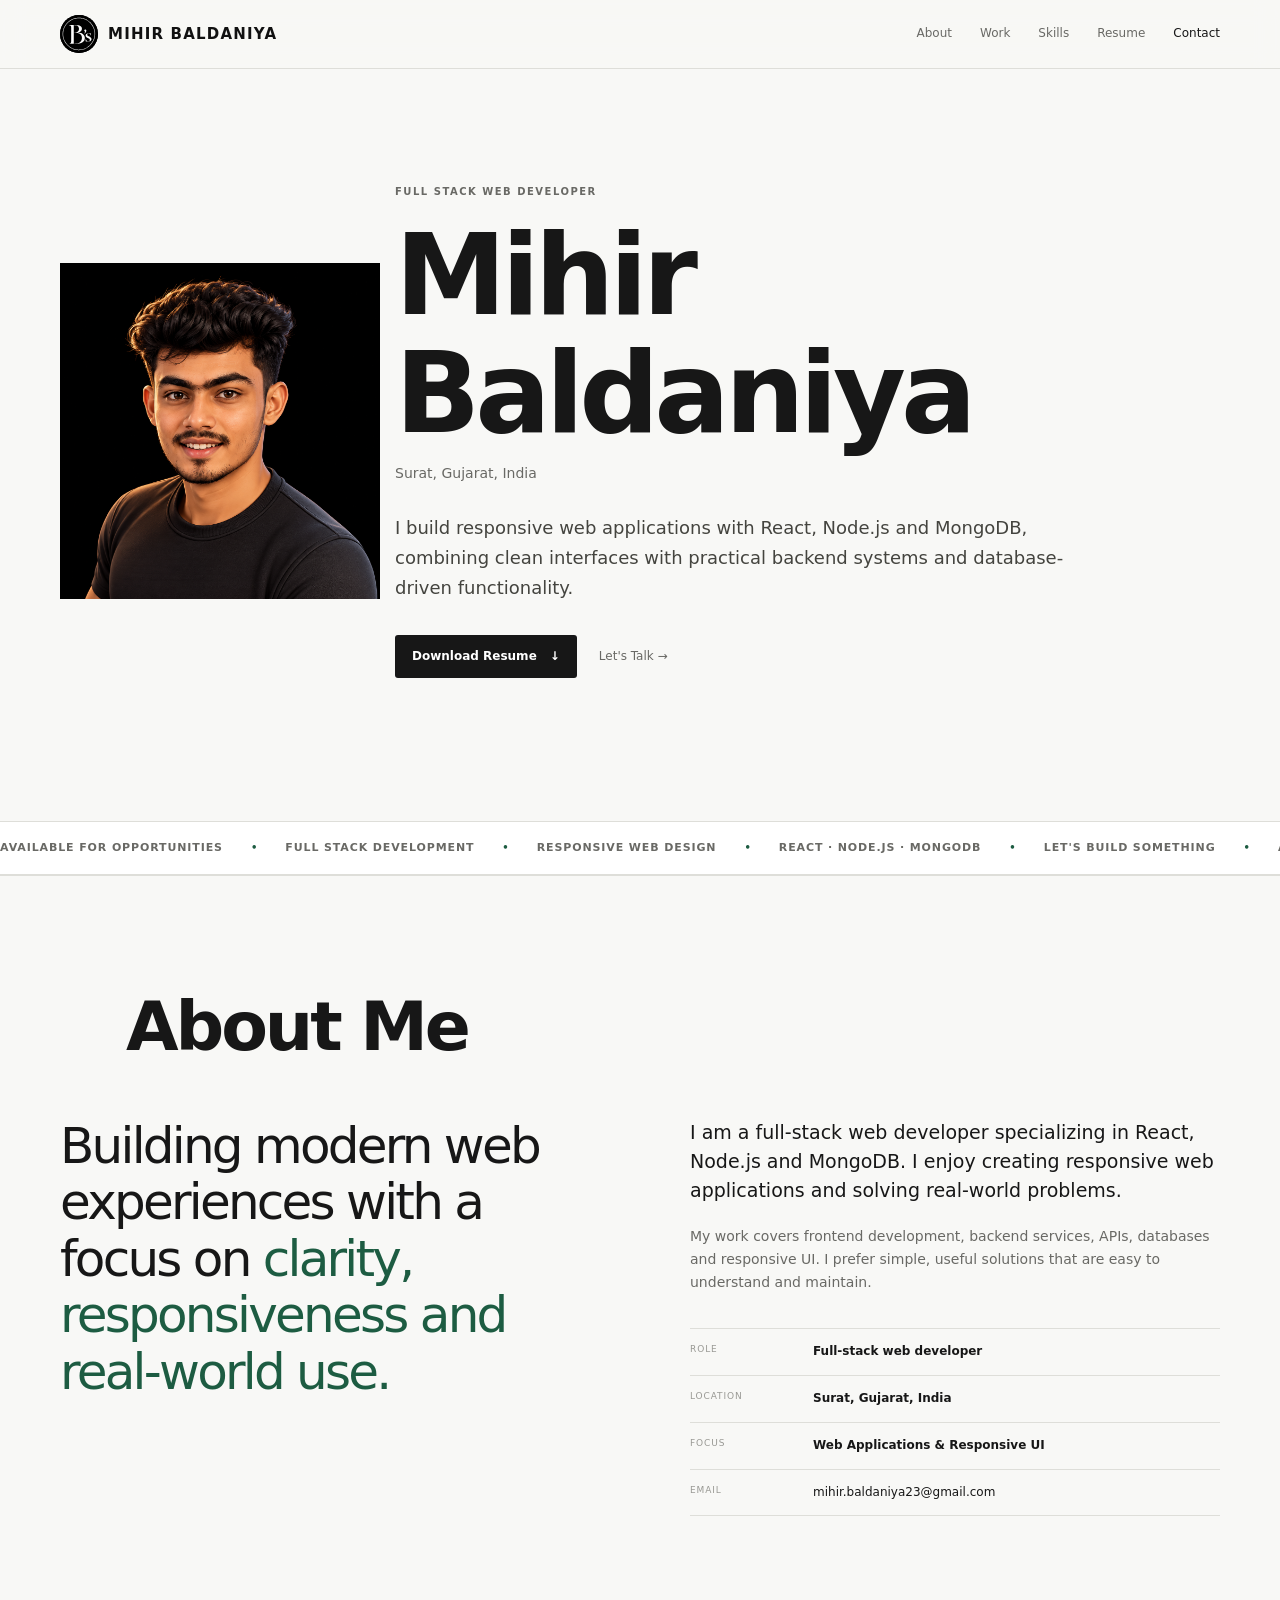
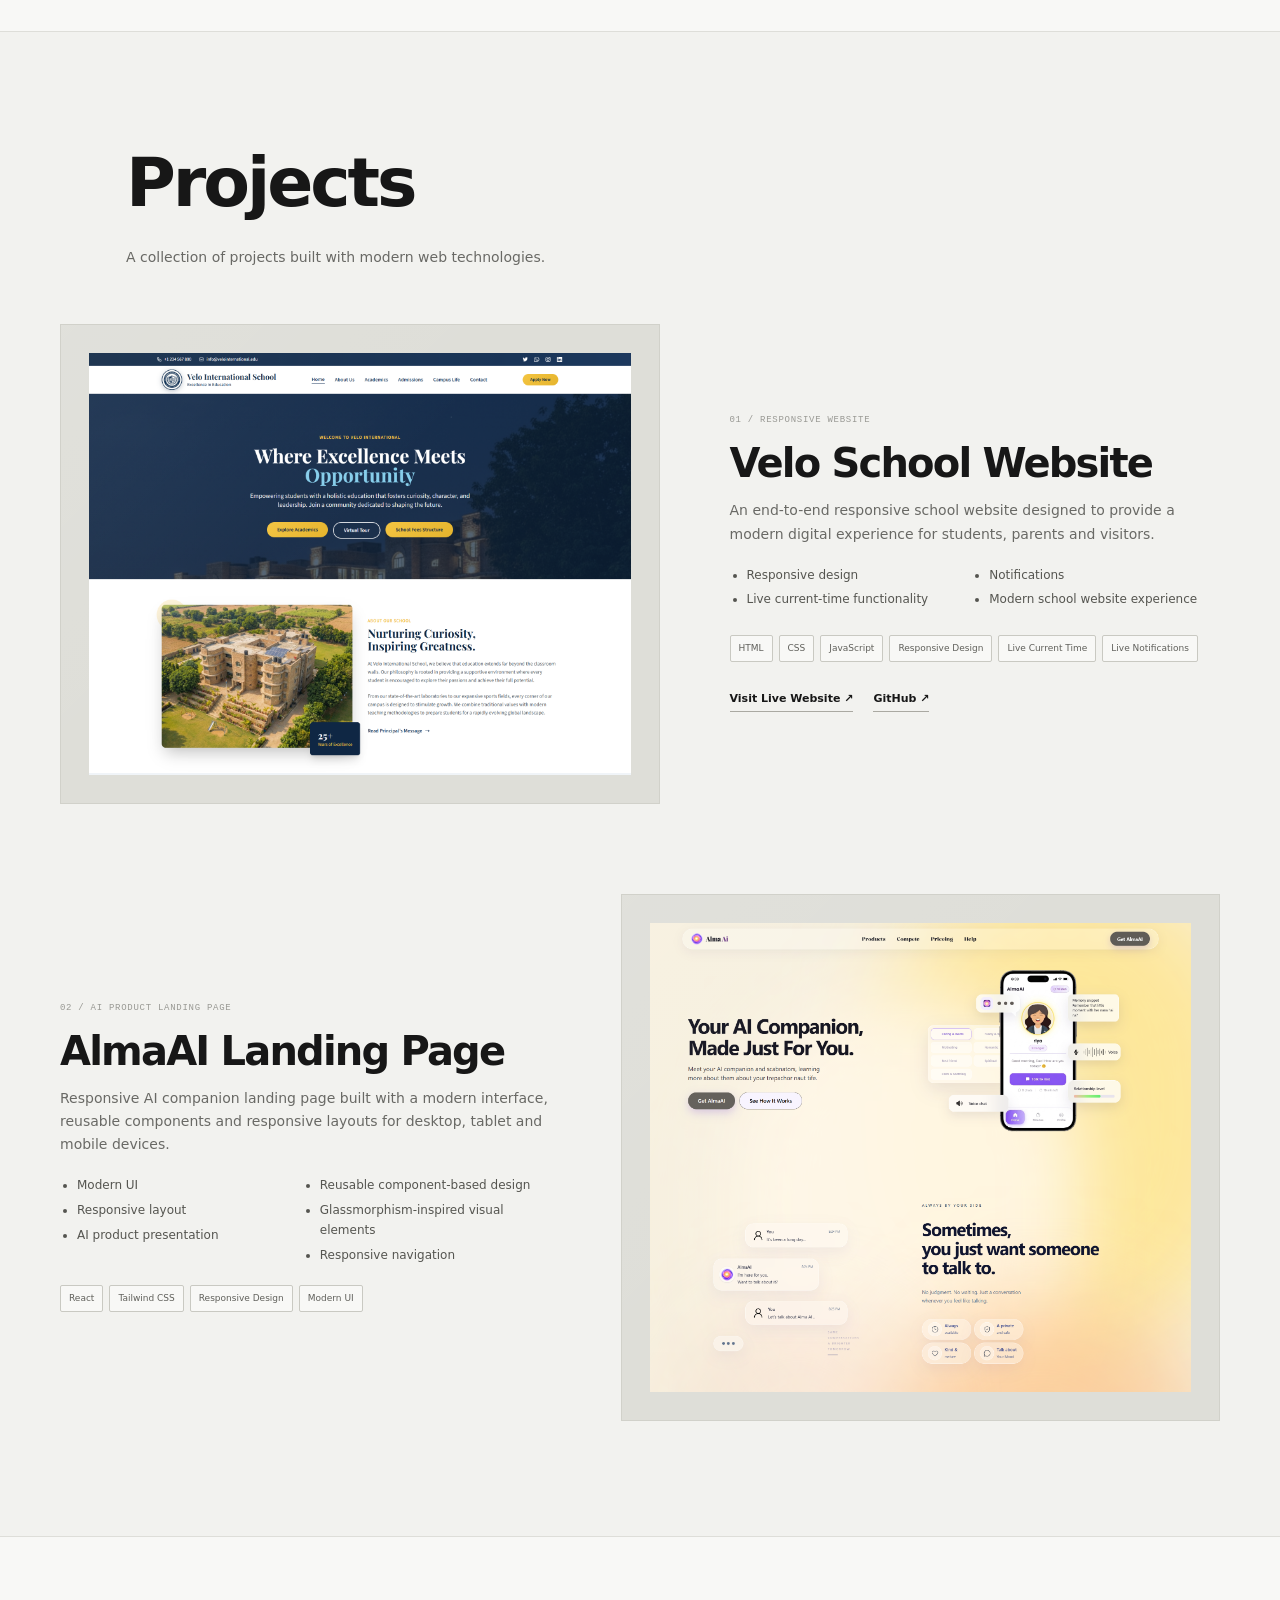
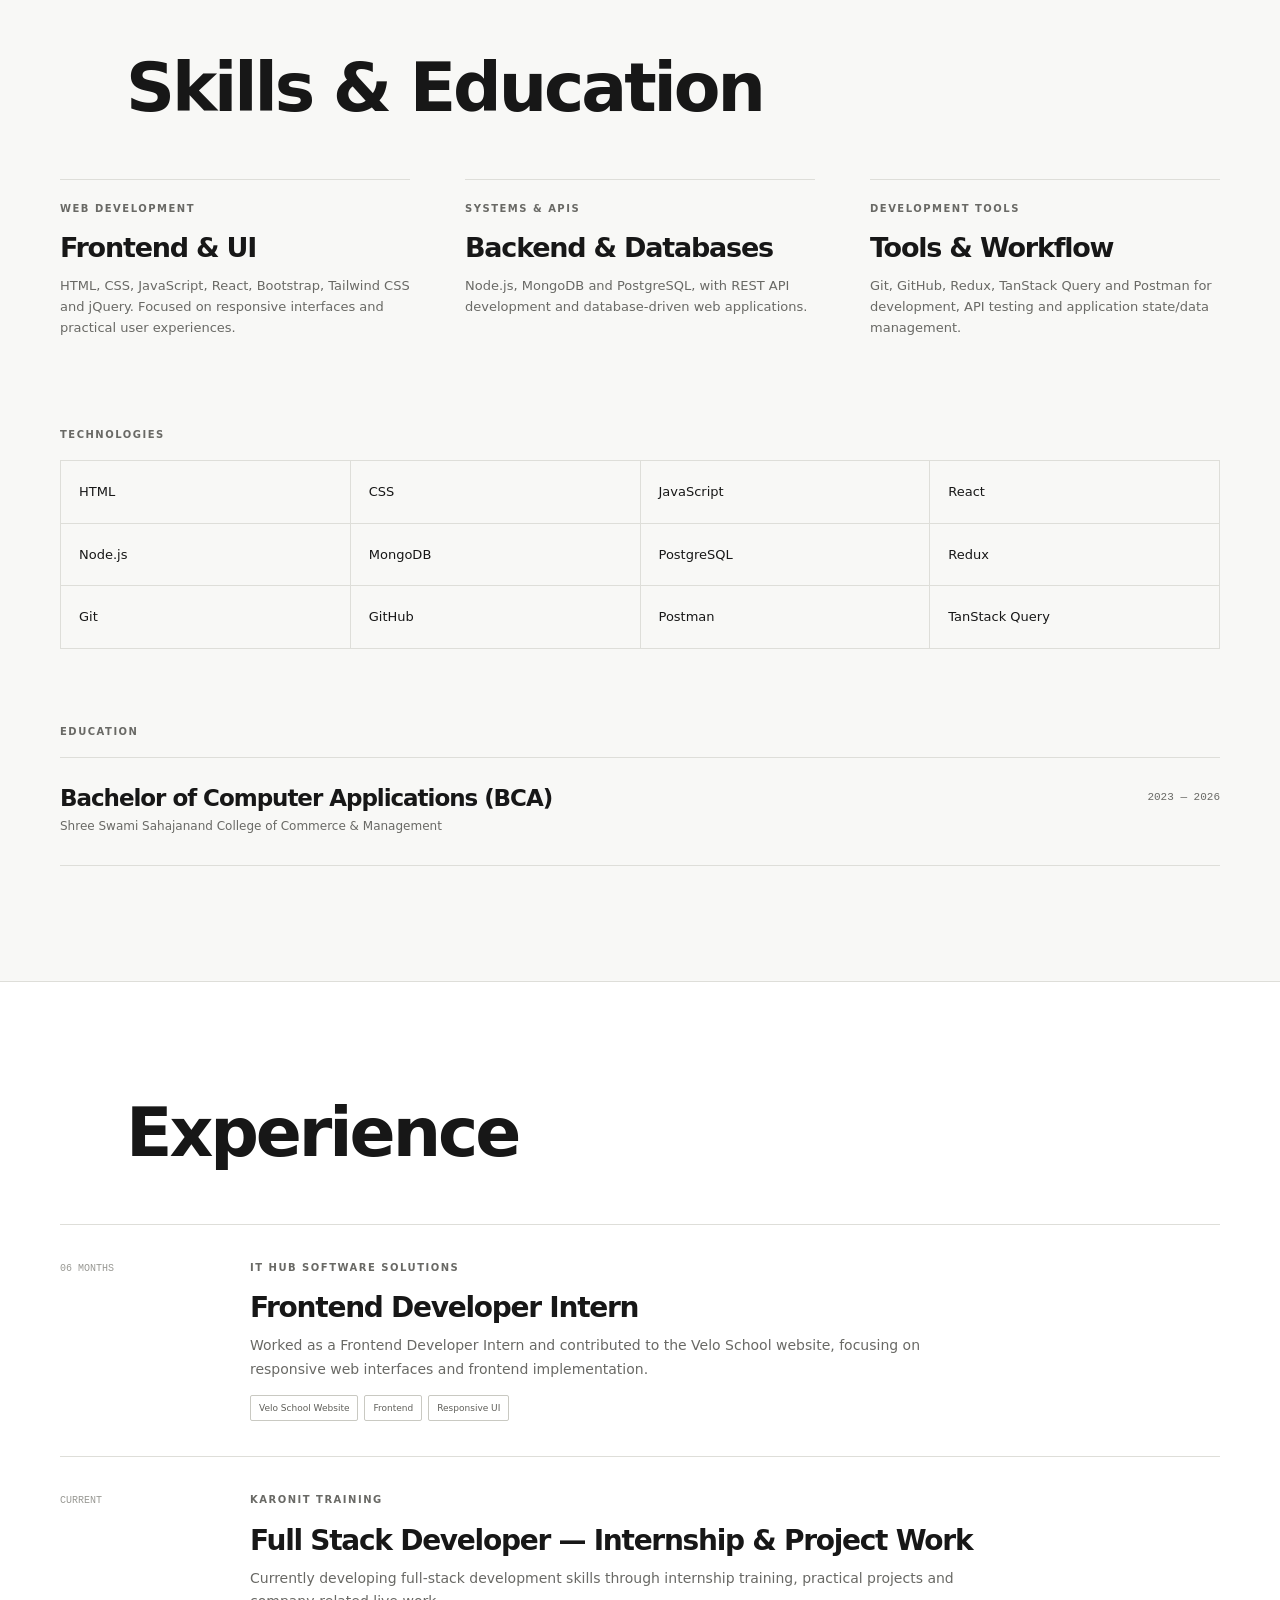
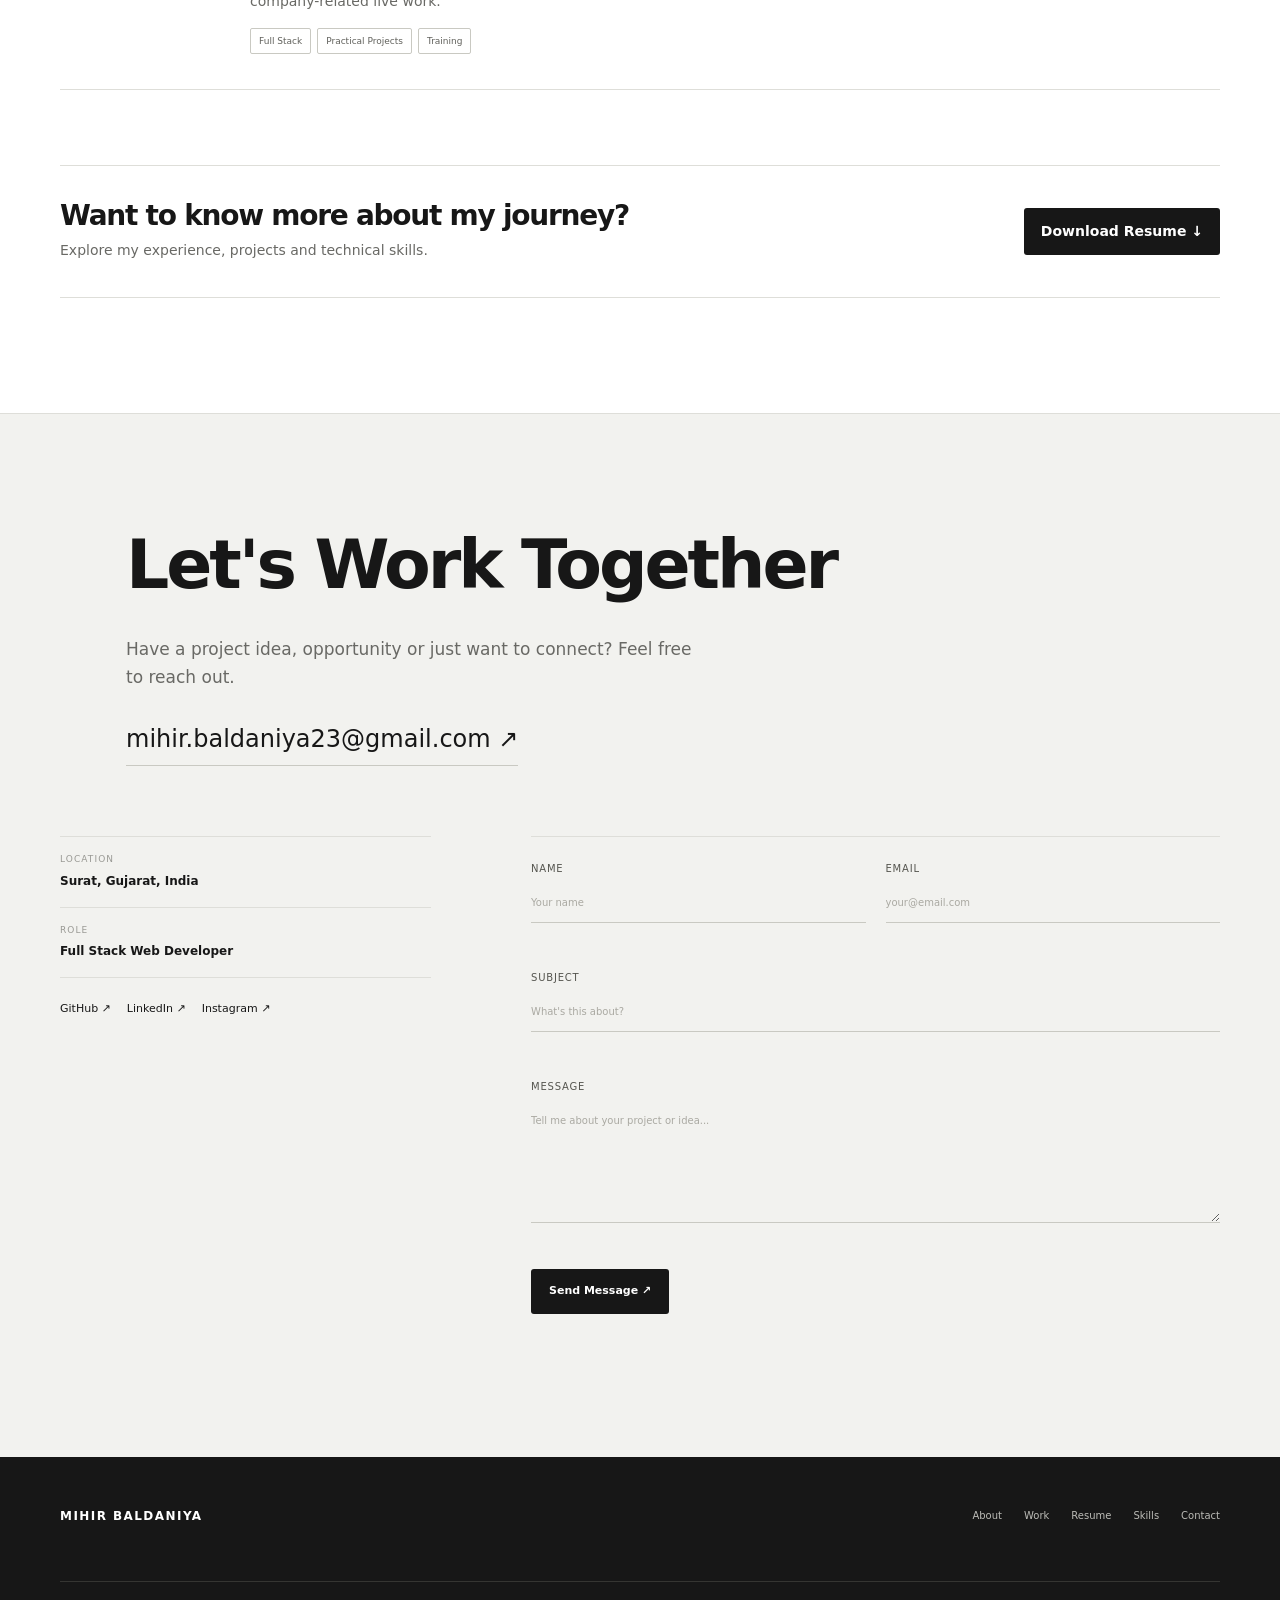
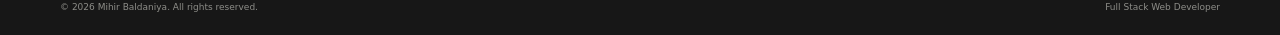
<file: index.html>
<!doctype html>
<html lang="en">
  <head>
    <meta charset="UTF-8" />

    <meta name="viewport" content="width=device-width, initial-scale=1.0" />

    <meta
      name="description"
      content="Portfolio of Mihir Baldaniya, a Full Stack Web Developer specializing in React, Node.js, MongoDB and modern responsive web applications."
    />

    <meta name="author" content="Mihir Baldaniya" />

    <meta name="theme-color" content="#f8f8f6" />

    <!-- Open Graph -->
    <meta
      property="og:title"
      content="Mihir Baldaniya | Full Stack Web Developer"
    />

    <meta
      property="og:description"
      content="Portfolio of Mihir Baldaniya, a Full Stack Web Developer specializing in React, Node.js, MongoDB and modern responsive web applications."
    />

    <meta property="og:type" content="website" />

    <!-- Browser Tab Logo / Favicon -->
    <link rel="icon" type="image/png" href="assets/images/cropped_circle_image.png" />

    <title>Mihir Baldaniya | Full Stack Web Developer</title>

    <link rel="stylesheet" href="css/style.css" />
  </head>
  <body>

    <!-- Page Loader -->
    <div id="page-loader">
      <!-- Top half -->
      <div class="loader-panel loader-top"></div>

      <!-- Bottom half -->
      <div class="loader-panel loader-bottom"></div>

      <!-- Logo -->
      <div class="loader-logo">
        <img
          src="assets/images/Logo_B's.png"
          alt="Mihir Baldaniya"
          draggable="false"
          ondragstart="return false;"
          oncontextmenu="return false;"
        />
        <div class="loader-content">
          <span>MIHIR</span>
          <span>BALDANIYA</span>
        </div>
      </div>
    </div>

    <a class="skip-link" href="#main">Skip to content</a>

    <header class="site-header" id="top">
      <div class="container nav-wrap">
        <a class="brand" href="#top" aria-label="Mihir Baldaniya home">
          <img
            src="assets/images/Logo_Bs.svg"
            alt="Mihir Baldaniya logo"
            class="brand-logo"
            draggable="false"
            ondragstart="return false;"
            oncontextmenu="return false;"
          />

          <span>MIHIR BALDANIYA</span>
        </a>

        <button
          class="menu-toggle"
          type="button"
          aria-expanded="false"
          aria-controls="site-menu"
          aria-label="Open navigation"
        >
          <span></span>
          <span></span>
        </button>

        <nav class="site-nav" id="site-menu" aria-label="Primary navigation">
          <a href="#about">About</a>
          <a href="#work">Work</a>
          <a href="#skills">Skills</a>
          <a href="#resume">Resume</a>
          <a href="#contact">Contact</a>
        </nav>
      </div>
      
    </header>
    <main id="main">
      <section class="hero section">
        <div class="container">
          <div class="hero-layout">
            <div class="hero-photo">
              <div class="photo-box">
                <img
                  src="assets/images/profile.png"
                  alt="Mihir Baldaniya profile photo"
                  draggable="false"
                  ondragstart="return false;"
                  oncontextmenu="return false;"
                  onclick="return false;"
                  onerror="this.style.display = 'none'"
                />

                <span>MB</span>
              </div>
            </div>

            <div class="hero-content">
              <p class="eyebrow">FULL STACK WEB DEVELOPER</p>
              <h1>Mihir Baldaniya</h1>
              <p class="location">Surat, Gujarat, India</p>
              <p class="intro">
                I build responsive web applications with React, Node.js and
                MongoDB, combining clean interfaces with practical backend
                systems and database-driven functionality.
              </p>

              <div class="hero-links">
                <a class="primary-link" href="resume.pdf" download
                  >Download Resume <span>↓</span></a
                >
                <a href="#contact">Let's Talk <span>→</span></a>
              </div>
            </div>
          </div>
        </div>
      </section>

      <section class="ticker" aria-label="Developer services">
        <div class="ticker-track">
          <span>Available for Opportunities</span><b>•</b>
          <span>Full Stack Development</span><b>•</b>
          <span>Responsive Web Design</span><b>•</b>
          <span>React · Node.js · MongoDB</span><b>•</b>
          <span>Let's Build Something</span><b>•</b>
          <span>Available for Opportunities</span><b>•</b>
          <span>Full Stack Development</span><b>•</b>
          <span>Responsive Web Design</span><b>•</b>
          <span>React · Node.js · MongoDB</span><b>•</b>
          <span>Let's Build Something</span><b>•</b>
        </div>
      </section>

      <section class="section" id="about">
        <div class="container">
          <div class="section-title">
            <span></span>
            <h2>About Me</h2>
          </div>

          <div class="about-grid">
            <div>
              <p class="statement">
                Building modern web experiences with a focus on
                <em>clarity, responsiveness and real-world use.</em>
              </p>
            </div>
            <div class="copy-column">
              <p>
                I am a full-stack web developer specializing in React, Node.js
                and MongoDB. I enjoy creating responsive web applications and
                solving real-world problems.
              </p>
              <p>
                My work covers frontend development, backend services, APIs,
                databases and responsive UI. I prefer simple, useful solutions
                that are easy to understand and maintain.
              </p>

              <div class="quick-info">
                <div>
                  <span>Role</span
                  ><strong>Full-stack web developer</strong>
                </div>
                <div>
                  <span>Location</span><strong>Surat, Gujarat, India</strong>
                </div>
                <div>
                  <span>Focus</span
                  ><strong>Web Applications &amp; Responsive UI</strong>
                </div>
                <div>
                  <span>Email</span
                  ><a href="mailto:mihir.baldaniya23@gmail.com"
                    >mihir.baldaniya23@gmail.com</a
                  >
                </div>
              </div>
            </div>
          </div>
        </div>
      </section>

      <section class="section work-section" id="work">
        <div class="container">
          <div class="section-title">
            <span></span>
            <h2>Projects</h2>
          </div>
          <p class="section-subtitle">
            A collection of projects built with modern web technologies.
          </p>

          <div class="project-list">
            <article class="project">
              <!-- RIGHT SIDE: REAL PROJECT IMAGE -->
              <div class="project-image school-project">
                <img
                  src="assets/images/velo-school.png"
                  alt="Velo School Website Preview"
                  draggable="false"
                  oncontextmenu="return false;"
                />
              </div>

              <!-- LEFT SIDE: PROJECT CONTENT -->
              <div class="project-content">
                <div class="project-label">01 / RESPONSIVE WEBSITE</div>

                <h3>Velo School Website</h3>

                <p>
                  An end-to-end responsive school website designed to provide a
                  modern digital experience for students, parents and visitors.
                </p>

                <ul>
                  <li>Responsive design</li>
                  <li>Live current-time functionality</li>
                  <li>Notifications</li>
                  <li>Modern school website experience</li>
                </ul>

                <div class="tags">
                  <span>HTML</span>
                  <span>CSS</span>
                  <span>JavaScript</span>
                  <span>Responsive Design</span>
                  <span>Live Current Time</span>
                  <span>Live Notifications</span>
                </div>

                <div class="project-actions">
                  <a
                    href="https://veloschool.vercel.app/"
                    target="_blank"
                    rel="noopener noreferrer"
                  >
                    Visit Live Website ↗
                  </a>

                  <a
                    href="https://github.com/mihircodex/VeloSchool"
                    target="_blank"
                    rel="noopener noreferrer"
                  >
                    GitHub ↗
                  </a>
                </div>
              </div>
            </article>

            <article class="project">
              <!-- ALMAAI PROJECT IMAGE -->
              <div class="project-image alma-project">
                <img
                  src="assets/images/alma-ai.png"
                  alt="AlmaAI Landing Page Preview"
                  draggable="false"
                  oncontextmenu="return false;"
                />
              </div>

              <!-- PROJECT CONTENT -->
              <div class="project-content">
                <div class="project-label">02 / AI PRODUCT LANDING PAGE</div>

                <h3>AlmaAI Landing Page</h3>

                <p>
                  Responsive AI companion landing page built with a modern
                  interface, reusable components and responsive layouts for
                  desktop, tablet and mobile devices.
                </p>

                <ul>
                  <li>Modern UI</li>
                  <li>Responsive layout</li>
                  <li>AI product presentation</li>
                  <li>Reusable component-based design</li>
                  <li>Glassmorphism-inspired visual elements</li>
                  <li>Responsive navigation</li>
                </ul>

                <div class="tags">
                  <span>React</span>
                  <span>Tailwind CSS</span>
                  <span>Responsive Design</span>
                  <span>Modern UI</span>
                </div>
              </div>
            </article>
          </div>
        </div>
      </section>

      <section class="section" id="skills">
        <div class="container">
          <div class="section-title">
            <span></span>
            <h2>Skills &amp; Education</h2>
          </div>

          <div class="skill-columns">
            <div class="skill-block">
              <p class="eyebrow">WEB DEVELOPMENT</p>
              <h3>Frontend &amp; UI</h3>
              <p>
                HTML, CSS, JavaScript, React, Bootstrap, Tailwind CSS and
                jQuery. Focused on responsive interfaces and practical user
                experiences.
              </p>
            </div>
            <div class="skill-block">
              <p class="eyebrow">SYSTEMS &amp; APIS</p>
              <h3>Backend &amp; Databases</h3>
              <p>
                Node.js, MongoDB and PostgreSQL, with REST API development and
                database-driven web applications.
              </p>
            </div>
            <div class="skill-block">
              <p class="eyebrow">DEVELOPMENT TOOLS</p>
              <h3>Tools &amp; Workflow</h3>
              <p>
                Git, GitHub, Redux, TanStack Query and Postman for development,
                API testing and application state/data management.
              </p>
            </div>
          </div>

          <div class="tech-section">
            <p class="eyebrow">TECHNOLOGIES</p>
            <div class="tech-row">
              <span>HTML</span><span>CSS</span><span>JavaScript</span
              ><span>React</span><span>Node.js</span><span>MongoDB</span>
              <span>PostgreSQL</span><span>Redux</span><span>Git</span
              ><span>GitHub</span><span>Postman</span
              ><span>TanStack Query</span>
            </div>
          </div>

          <div class="education">
            <p class="eyebrow">EDUCATION</p>
            <div class="education-row">
              <div>
                <h3>Bachelor of Computer Applications (BCA)</h3>
                <p>
                  Shree Swami Sahajanand College of Commerce &amp; Management
                </p>
              </div>
              <strong>2023 — 2026</strong>
            </div>
          </div>
        </div>
      </section>

      <section class="section resume-section" id="resume">
        <div class="container">
          <div class="section-title">
            <span></span>
            <h2>Experience</h2>
          </div>

          <div class="resume-list">
            <article class="resume-item">
              <div class="resume-date">06 MONTHS</div>
              <div>
                <p class="eyebrow">IT HUB SOFTWARE SOLUTIONS</p>
                <h3>Frontend Developer Intern</h3>
                <p>
                  Worked as a Frontend Developer Intern and contributed to the
                  Velo School website, focusing on responsive web interfaces and
                  frontend implementation.
                </p>
                <div class="tags">
                  <span>Velo School Website</span><span>Frontend</span
                  ><span>Responsive UI</span>
                </div>
              </div>
            </article>

            <article class="resume-item">
              <div class="resume-date">CURRENT</div>
              <div>
                <p class="eyebrow">KARONIT TRAINING</p>
                <h3>Full Stack Developer — Internship &amp; Project Work</h3>
                <p>
                  Currently developing full-stack development skills through
                  internship training, practical projects and company-related
                  live work.
                </p>
                <div class="tags">
                  <span>Full Stack</span><span>Practical Projects</span
                  ><span>Training</span>
                </div>
              </div>
            </article>
          </div>

          <div class="resume-download">
            <div>
              <h3>Want to know more about my journey?</h3>
              <p>Explore my experience, projects and technical skills.</p>
            </div>
            <a href="resume.pdf" download class="primary-link"
              >Download Resume ↓</a
            >
          </div>
        </div>
      </section>

      <section class="section contact-section" id="contact">
        <div class="container">
          <div class="section-title">
            <span></span>
            <h2>Let's Work Together</h2>
          </div>
          <div class="contact-intro">
            <p>
              Have a project idea, opportunity or just want to connect? Feel
              free to reach out.
            </p>
            <a class="email-link" href="mailto:mihir.baldaniya23@gmail.com"
              >mihir.baldaniya23@gmail.com ↗</a
            >
          </div>

          <div class="contact-layout">
            <div class="contact-meta">
              <div>
                <span>LOCATION</span><strong>Surat, Gujarat, India</strong>
              </div>
              <div>
                <span>ROLE</span><strong>Full Stack Web Developer</strong>
              </div>
              <div class="socials">
                <a
                  href="https://github.com/mihircodex"
                  target="_blank"
                  rel="noopener noreferrer"
                  aria-label="GitHub"
                  >GitHub ↗</a
                >
                <a
                  href="https://linkedin.com/in/mihirbaldaniyaofficial"
                  target="_blank"
                  rel="noopener noreferrer"
                  aria-label="LinkedIn"
                  >LinkedIn ↗</a
                >
                <a
                  href="https://www.instagram.com/mihir_baldaniya/"
                  target="_blank"
                  rel="noopener noreferrer"
                  aria-label="Instagram"
                  >Instagram ↗</a
                >
              </div>
            </div>

            <!-- FORM  -->
          <form id="contact-form" novalidate>

  <input
    type="hidden"
    name="access_key"
    value="ed647462-3d28-49dc-b84d-a028d55f69c2"
  />

  <input
    type="hidden"
    name="from_name"
    value="Mihir Baldaniya Portfolio"
  />

  <div class="form-grid">

    <label>
      Name

      <input
        id="name"
        name="name"
        type="text"
        autocomplete="name"
        placeholder="Your name"
      />

      <small id="name-error"></small>
    </label>


    <label>
      Email

      <input
        id="email"
        name="email"
        type="email"
        autocomplete="email"
        placeholder="your@email.com"
      />

      <small id="email-error"></small>
    </label>

  </div>


  <label>
    Subject

    <input
      id="subject"
      name="subject"
      type="text"
      placeholder="What's this about?"
    />

    <small id="subject-error"></small>
  </label>


  <label>
    Message

    <textarea
      id="message"
      name="message"
      rows="6"
      placeholder="Tell me about your project or idea..."
    ></textarea>

    <small id="message-error"></small>
  </label>


  <button
    type="submit"
    id="submit-button"
  >
    Send Message ↗
  </button>


  <p
    class="success"
    id="form-success"
    role="status"
    aria-live="polite"
  ></p>

</form>
            <!-- FROM -->
          </div>
        </div>
      </section>
    </main>

    <footer>
      <div class="container footer-main">
        <a class="brand" href="#top">MIHIR BALDANIYA</a>
        <nav aria-label="Footer navigation">
          <a href="#about">About</a><a href="#work">Work</a
          ><a href="#resume">Resume</a><a href="#skills">Skills</a
          ><a href="#contact">Contact</a>
        </nav>
      </div>
      <div class="container footer-bottom">
        <span
          >© <span id="year"></span> Mihir Baldaniya. All rights reserved.</span
        >
        <span>Full Stack Web Developer</span>
      </div>
    </footer>

    <script src="js/script.js"></script>
  </body>
</html>
</file>
<file: css/style.css>
/* ==========================================================================
   Mihir Baldaniya – Portfolio Stylesheet
   --------------------------------------------------------------------------
   1.  Design tokens (CSS variables)
   2.  Base & reset
   3.  Layout helpers
   4.  Header & navigation
   5.  Hero
   6.  Ticker
   7.  Section titles
   8.  About
   9.  Work / projects
   10. Skills, tech stack & education
   11. Resume
   12. Contact & form
   13. Footer
   14. Page-load & scroll animations
   15. Page loaders
   16. Responsive (900px, 700px, 600px)
   17. Reduced motion
   ========================================================================== */

/* ==========================================================================
   1. Design tokens
   ========================================================================== */
:root {
  --bg: #f8f8f6;
  --surface: #ffffff;
  --surface-soft: #f1f1ee;
  --text: #171717;
  --muted: #696965;
  --faint: #999994;
  --line: #deded9;
  --line-dark: #c9c9c2;
  --accent: #1d5c42;
  --accent-soft: #e4efe9;
  --danger: #b43c3c;
  --soft-2: #e2e2dc; /* hover shadow colour for project cards */
  --container: 1160px;
}

/* ==========================================================================
   2. Base & reset
   ========================================================================== */
* {
  box-sizing: border-box;
}
html {
  scroll-behavior: smooth;
}
body {
  margin: 0;
  background: var(--bg);
  color: var(--text);
  font-family: Inter, ui-sans-serif, system-ui, -apple-system, BlinkMacSystemFont, "Segoe UI", sans-serif;
  font-size: 14px;
  line-height: 1.65;
  /* Hidden until the loader finishes (see .page-loaded below) */
  overflow: hidden;
  /* Fade the page in once JS adds .page-ready */
  opacity: 0;
  transition: opacity 0.5s ease;
  /* Stop visitors from selecting / copying page content */
  user-select: none;
  -webkit-user-select: none;
}
body.page-ready {
  opacity: 1;
}
/* Unlock scrolling after the loader is gone */
body.page-loaded {
  overflow-x: hidden;
  overflow-y: auto;
}
/* Form fields must stay selectable */
input,
textarea {
  user-select: text;
  -webkit-user-select: text;
}
::selection {
  background: #d0e5db;
  color: #10251c;
}
a {
  color: inherit;
  text-decoration: none;
}
button,
input,
textarea {
  font: inherit;
}
img {
  display: block;
  max-width: 100%;
}
h1,
h2,
h3,
p {
  margin-top: 0;
}
h1,
h2,
h3 {
  line-height: 1.05;
  letter-spacing: -0.045em;
}

/* ==========================================================================
   3. Layout helpers
   ========================================================================== */
.container {
  width: min(var(--container), calc(100% - 48px));
  margin-inline: auto;
}
.section {
  padding: 115px 0;
  border-top: 1px solid var(--line);
}
/* Accessibility: jump straight to content with the keyboard */
.skip-link {
  position: fixed;
  top: -100px;
  left: 16px;
  z-index: 100;
  padding: 10px 14px;
  background: var(--text);
  color: white;
}
.skip-link:focus {
  top: 16px;
}

/* ==========================================================================
   4. Header & navigation
   ========================================================================== */
.site-header {
  position: sticky;
  top: 0;
  z-index: 50;
  background: rgba(248, 248, 246, 0.9);
  border-bottom: 1px solid var(--line);
  backdrop-filter: blur(12px);
}
.nav-wrap {
  min-height: 68px;
  display: flex;
  justify-content: space-between;
  align-items: center;
}
/* Logo + name in the header */
.brand {
  display: inline-flex;
  align-items: center;
  gap: 10px;
  font-size: 12px;
  font-weight: 800;
  letter-spacing: 0.12em;
  white-space: nowrap;
  color: inherit;
  text-decoration: none;
}
.brand-logo {
  width: 38px;
  height: 38px;
  display: block;
  object-fit: cover;
  border-radius: 50%;
  user-select: none;
  -webkit-user-select: none;
  -webkit-user-drag: none;
  pointer-events: none;
}
.brand span {
  display: inline-block;
  font-size: 15px;
  font-weight: 700;
  letter-spacing: 0.08em;
  color: #111;
}
.site-nav {
  display: flex;
  gap: 28px;
  align-items: center;
  color: var(--muted);
  font-size: 12px;
}
.site-nav a {
  transition: color 0.25s ease, transform 0.25s ease;
}
.site-nav a:hover,
.site-nav a.active {
  color: var(--text);
}
.site-nav a:hover {
  transform: translateY(-2px);
}
/* Hamburger button (mobile only) */
.menu-toggle {
  display: none;
  background: none;
  border: 0;
  padding: 8px;
}
.menu-toggle span {
  display: block;
  width: 24px;
  height: 1px;
  background: var(--text);
}
.menu-toggle span + span {
  margin-top: 7px;
}

/* ==========================================================================
   5. Hero
   ========================================================================== */
.hero {
  padding: 82px 0 110px;
  border-top: 0;
}
.hero-layout {
  display: grid;
  grid-template-columns: 260px 1fr;
  gap: 75px;
  align-items: center;
  min-height: 560px;
}
.hero-photo {
  align-self: center;
}
/* Placeholder photo box with initials */
.photo-box {
  width: 320px;
  aspect-ratio: 0.95;
  background: #e7e7e2;
  display: grid;
  place-items: center;
  position: relative;
  overflow: hidden;
}
.photo-box span {
  color: #c4c4bd;
  font-size: 74px;
  font-weight: 800;
  letter-spacing: -0.08em;
  transition: transform 0.6s cubic-bezier(0.22, 0.61, 0.36, 1), letter-spacing 0.6s ease;
}
.photo-box:hover > span {
  transform: scale(1.08) rotate(-3deg);
  letter-spacing: 0.02em;
}
.hero-content {
  max-width: 760px;
}
.eyebrow {
  color: var(--muted);
  font-size: 10px;
  font-weight: 750;
  letter-spacing: 0.15em;
  text-transform: uppercase;
  margin-bottom: 17px;
}
.hero-content h1 {
  font-size: clamp(62px, 9vw, 112px);
  margin-bottom: 10px;
}
.location {
  color: var(--muted);
  margin-bottom: 28px;
}
.intro {
  max-width: 680px;
  color: #44443f;
  font-size: 18px;
  line-height: 1.65;
}
.hero-links {
  display: flex;
  gap: 22px;
  align-items: center;
  margin-top: 32px;
  font-size: 12px;
}
.hero-links a:not(.primary-link) {
  color: var(--muted);
}
.hero-links a:hover {
  color: var(--accent);
}
/* Main call-to-action button */
.primary-link {
  display: inline-flex;
  align-items: center;
  gap: 13px;
  background: var(--text);
  color: white !important;
  padding: 12px 17px;
  border-radius: 3px;
  font-weight: 700;
  transition: transform 0.35s cubic-bezier(0.22, 0.61, 0.36, 1), background 0.3s ease, color 0.3s ease, border-color 0.3s ease;
}
.primary-link:hover {
  transform: translateY(-4px);
    background: var(--accent);

}

/* ==========================================================================
   6. Ticker (scrolling text strip)
   ========================================================================== */
.ticker {
  overflow: hidden;
  border-block: 1px solid var(--line);
  background: var(--surface);
}
.ticker-track {
  display: flex;
  width: max-content;
  align-items: center;
  gap: 28px;
  padding: 17px 0;
  animation: tickerMove 30s linear infinite;
}
.ticker-track span {
  color: var(--muted);
  font-size: 11px;
  font-weight: 650;
  letter-spacing: 0.08em;
  text-transform: uppercase;
}
.ticker-track b {
  color: var(--accent);
  font-size: 10px;
}
/* Content is duplicated in the HTML, so moving -50% gives a seamless loop */
@keyframes tickerMove {
  from {
    transform: translateX(0);
  }
  to {
    transform: translateX(-50%);
  }
}

/* ==========================================================================
   7. Section titles
   ========================================================================== */
.section-title {
  display: grid;
  grid-template-columns: 48px 1fr;
  align-items: baseline;
  gap: 18px;
  margin-bottom: 55px;
}
.section-title > span {
  color: var(--faint);
  font: 11px ui-monospace, SFMono-Regular, Menlo, monospace;
}
.section-title h2 {
  font-size: clamp(42px, 5.4vw, 68px);
  margin: 0;
}
.section-subtitle {
  color: var(--muted);
  margin: -28px 0 55px 66px;
  max-width: 500px;
}

/* ==========================================================================
   8. About
   ========================================================================== */
.about-grid {
  display: grid;
  grid-template-columns: 1fr 1fr;
  gap: 100px;
}
.statement {
  font-size: clamp(32px, 4vw, 50px);
  line-height: 1.13;
  letter-spacing: -0.055em;
  max-width: 510px;
}
.statement em {
  color: var(--accent);
  font-style: normal;
}
.copy-column {
  max-width: 600px;
}
.copy-column > p:first-child {
  font-size: 19px;
  line-height: 1.55;
}
.copy-column > p:nth-child(2) {
  color: var(--muted);
}
.quick-info {
  border-top: 1px solid var(--line);
  margin-top: 34px;
}
.quick-info > div {
  display: grid;
  grid-template-columns: 105px 1fr;
  gap: 18px;
  padding: 13px 0;
  border-bottom: 1px solid var(--line);
  font-size: 12px;
  transition: transform 0.4s cubic-bezier(0.22, 0.61, 0.36, 1), box-shadow 0.4s ease, border-color 0.3s ease;
}
.quick-info > div:hover {
  padding-left: 8px;
}
.quick-info span {
  color: var(--faint);
  text-transform: uppercase;
  font-size: 9px;
  letter-spacing: 0.1em;
}
.quick-info a:hover {
  color: var(--accent);
}

/* ==========================================================================
   9. Work / projects
   ========================================================================== */
.work-section {
  background: #f2f2ef;
}
.project-list {
  display: grid;
  gap: 90px;
}
/* Two-column row: image + text. Even rows are flipped. */
.project {
  display: grid;
  grid-template-columns: 1.1fr 0.9fr;
  gap: 70px;
  align-items: center;
}
.project:nth-child(even) {
  grid-template-columns: 0.9fr 1.1fr;
}
.project:nth-child(even) .project-image {
  order: 2;
}
/* Image frame (also holds the CSS-only mock screens below) */
.project-image {
  width: 100%;
  height: 100%;
  min-height: 480px;
  padding: 28px;
  position: relative;
  overflow: hidden;
  background: #deded8;
  border: 1px solid #d1d1ca;
  user-select: none;
  -webkit-user-select: none;
  transition: transform 0.4s cubic-bezier(0.22, 0.61, 0.36, 1), box-shadow 0.4s ease, border-color 0.3s ease;
}
.project-image img {
  width: 100%;
  height: 100%;
  display: block;
  object-fit: cover;
  object-position: center;
  /* Block dragging and clicking the image */
  user-select: none;
  -webkit-user-select: none;
  -webkit-user-drag: none;
  pointer-events: none;
  transition: transform 0.7s cubic-bezier(0.22, 0.61, 0.36, 1);
}
/* Soft light overlay on top of the image */
.project-image::after {
  content: "";
  position: absolute;
  inset: 0;
  background: linear-gradient(135deg, rgba(255, 255, 255, 0.08), transparent 45%);
  pointer-events: none;
}
/* Hover: card lifts, gets a flat shadow, image zooms slightly */
.project:hover .project-image {
  transform: translateY(-7px);
  box-shadow: 18px 18px 0 var(--soft-2);
}
.project:hover .project-image img {
  transform: scale(1.035);
}

/* ----- Mock browser window (pure CSS preview) ----- */
.mock-browser {
  height: 100%;
  min-height: 420px;
  background: white;
  border: 1px solid #c9c9c2;
  box-shadow: 0 18px 40px rgba(20, 20, 20, 0.08);
  overflow: hidden;
}
.browser-bar {
  height: 32px;
  display: flex;
  align-items: center;
  gap: 5px;
  padding: 0 11px;
  border-bottom: 1px solid #e2e2dc;
}
.browser-bar i {
  width: 6px;
  height: 6px;
  border-radius: 50%;
  background: #c9c9c4;
}
.browser-bar small {
  margin-left: 9px;
  color: #9a9a94;
  font-size: 8px;
}
/* Mock screen: school website */
.school-screen {
  color: #171b18;
  min-height: 388px;
  background: #f7f8f4;
}
.school-screen nav,
.alma-screen nav {
  height: 48px;
  padding: 0 18px;
  display: flex;
  align-items: center;
  justify-content: space-between;
  font-size: 8px;
  border-bottom: 1px solid #deded8;
}
.school-screen nav {
  letter-spacing: 0.08em;
}
.school-hero {
  height: 235px;
  padding: 60px 28px;
  background: #e8eee8;
}
.school-hero small,
.alma-hero small {
  display: block;
  font-size: 7px;
  letter-spacing: 0.14em;
  color: #70776f;
}
.school-hero strong {
  display: block;
  font-size: 48px;
  line-height: 0.88;
  letter-spacing: -0.08em;
  margin-top: 12px;
}
.school-blocks {
  display: grid;
  grid-template-columns: repeat(3, 1fr);
  gap: 10px;
  padding: 14px;
}
.school-blocks i {
  height: 86px;
  background: #e0e4df;
  border-radius: 4px;
}
/* Mock screen: Alma app */
.alma-screen {
  min-height: 388px;
  background: #f3f0f8;
  position: relative;
  overflow: hidden;
}
.alma-screen nav strong {
  font-size: 13px;
}
.alma-screen nav strong span {
  color: #8b78bd;
}
.alma-hero {
  padding: 62px 28px;
  position: relative;
  z-index: 2;
}
.alma-hero strong {
  display: block;
  font-size: 47px;
  line-height: 0.88;
  letter-spacing: -0.08em;
  margin-top: 12px;
}
.alma-hero button {
  margin-top: 22px;
  border: 1px solid #c6bbd8;
  background: transparent;
  padding: 8px 12px;
  border-radius: 999px;
  font-size: 8px;
}
.phone-card {
  position: absolute;
  width: 115px;
  height: 220px;
  right: 12%;
  bottom: -35px;
  background: white;
  border: 6px solid #d7d1e0;
  border-radius: 19px;
  padding: 12px 8px;
  transform: rotate(8deg);
  box-shadow: 0 18px 35px rgba(50, 40, 70, 0.13);
}
.phone-card div {
  height: 38px;
  background: #eeeaf4;
  border-radius: 7px;
  margin-bottom: 7px;
}
/* Floating effect on the mock headlines and the phone */
.school-screen .school-hero strong,
.alma-screen .alma-hero strong {
  animation: softFloat 4s ease-in-out infinite;
}
.phone-card {
  animation: softFloat 5s ease-in-out infinite;
}
@keyframes softFloat {
  0%,
  100% {
    transform: translateY(0);
  }
  50% {
    transform: translateY(-8px);
  }
}

/* ----- Project text ----- */
.project-label {
  color: var(--faint);
  font: 9px ui-monospace, monospace;
  letter-spacing: 0.08em;
  margin-bottom: 17px;
}
.project-content h3 {
  font-size: 40px;
  margin-bottom: 15px;
}
.project-content > p {
  color: var(--muted);
  max-width: 510px;
}
.project-content ul {
  margin: 20px 0;
  padding-left: 17px;
  color: #555550;
  font-size: 12px;
  columns: 2;
}
.project-content li {
  margin-bottom: 5px;
  break-inside: avoid;
}
.tags {
  display: flex;
  flex-wrap: wrap;
  gap: 6px;
}
.tags span {
  border: 1px solid var(--line-dark);
  background: rgba(255, 255, 255, 0.42);
  padding: 5px 8px;
  border-radius: 2px;
  color: #60605b;
  font-size: 9px;
}
.project-actions {
  display: flex;
  gap: 20px;
  margin-top: 28px;
  font-size: 11px;
  font-weight: 700;
}
.project-actions a {
  border-bottom: 1px solid #aaa9a2;
  padding-bottom: 3px;
}
.project-actions a:hover {
  color: var(--accent);
  border-color: var(--accent);
}

/* ==========================================================================
   10. Skills, tech stack & education
   ========================================================================== */
.skill-columns {
  display: grid;
  grid-template-columns: repeat(3, 1fr);
  gap: 55px;
}
.skill-block {
  border-top: 1px solid var(--line);
  padding-top: 21px;
  transition: transform 0.4s cubic-bezier(0.22, 0.61, 0.36, 1), box-shadow 0.4s ease, border-color 0.3s ease;
}
.skill-block:hover {
  transform: translateY(-5px);
}
.skill-block h3 {
  font-size: 27px;
  margin-bottom: 12px;
}
.skill-block > p:last-child {
  color: var(--muted);
  font-size: 13px;
}
.tech-section {
  margin-top: 75px;
}
.tech-row {
  display: grid;
  grid-template-columns: repeat(4, 1fr);
  border-top: 1px solid var(--line);
  border-left: 1px solid var(--line);
}
.tech-row span {
  padding: 20px 18px;
  border-right: 1px solid var(--line);
  border-bottom: 1px solid var(--line);
  font-size: 13px;
  transition: transform 0.4s cubic-bezier(0.22, 0.61, 0.36, 1), box-shadow 0.4s ease, border-color 0.3s ease;
}
.tech-row span:hover {
  color: var(--accent);
  background: var(--accent-soft);
  transform: translateY(-4px);
  border-color: #1c5b43;
}
.education {
  margin-top: 75px;
}
.education-row {
  display: flex;
  justify-content: space-between;
  gap: 30px;
  border-top: 1px solid var(--line);
  border-bottom: 1px solid var(--line);
  padding: 28px 0;
  transition: transform 0.4s cubic-bezier(0.22, 0.61, 0.36, 1), box-shadow 0.4s ease, border-color 0.3s ease;
}
.education-row h3 {
  font-size: 23px;
  margin-bottom: 7px;
}
.education-row p {
  color: var(--muted);
  margin: 0;
  font-size: 12px;
}
.education-row > strong {
  color: var(--muted);
  font: 11px ui-monospace, monospace;
  white-space: nowrap;
  padding-top: 5px;
}

/* ==========================================================================
   11. Resume
   ========================================================================== */
.resume-section {
  background: var(--surface);
}
.resume-list {
  border-top: 1px solid var(--line);
}
.resume-item {
  display: grid;
  grid-template-columns: 145px 1fr;
  gap: 45px;
  padding: 35px 0;
  border-bottom: 1px solid var(--line);
  transition: transform 0.4s cubic-bezier(0.22, 0.61, 0.36, 1), box-shadow 0.4s ease, border-color 0.3s ease;
}
.resume-item:hover {
  transform: translateX(7px);
}
.resume-date {
  color: var(--faint);
  font: 10px ui-monospace, monospace;
  padding-top: 3px;
}
.resume-item h3 {
  font-size: 28px;
  margin-bottom: 12px;
}
.resume-item > div:last-child > p:not(.eyebrow) {
  color: var(--muted);
  max-width: 750px;
}
.resume-download {
  margin-top: 75px;
  padding: 35px 0;
  border-top: 1px solid var(--line);
  border-bottom: 1px solid var(--line);
  display: flex;
  justify-content: space-between;
  align-items: center;
  gap: 35px;
}
.resume-download h3 {
  font-size: 28px;
  margin-bottom: 8px;
}
.resume-download p {
  color: var(--muted);
  margin: 0;
}

/* ==========================================================================
   12. Contact & form
   ========================================================================== */
.contact-section {
  background: #f2f2ef;
}
.contact-intro {
  max-width: 780px;
  margin: -20px 0 70px 66px;
}
.contact-intro > p {
  color: var(--muted);
  font-size: 17px;
  max-width: 580px;
}
.email-link {
  display: inline-block;
  font-size: 24px;
  margin-top: 12px;
  border-bottom: 1px solid var(--line-dark);
  padding-bottom: 5px;
}
.email-link:hover {
  color: var(--accent);
  border-color: var(--accent);
}
.contact-layout {
  display: grid;
  grid-template-columns: 0.7fr 1.3fr;
  gap: 100px;
}
.contact-meta {
  border-top: 1px solid var(--line);
}
.contact-meta > div:not(.socials) {
  padding: 15px 0;
  border-bottom: 1px solid var(--line);
  display: grid;
  gap: 5px;
}
.contact-meta span {
  color: var(--faint);
  font-size: 9px;
  letter-spacing: 0.12em;
}
.contact-meta strong {
  font-size: 12px;
}
.socials {
  display: flex;
  flex-wrap: wrap;
  gap: 16px;
  padding-top: 22px;
}
.socials a {
  font-size: 11px;
}
.socials a:hover {
  color: var(--accent);
}
form {
  border-top: 1px solid var(--line);
}
.form-grid {
  display: grid;
  grid-template-columns: 1fr 1fr;
  gap: 20px;
}
form label {
  display: grid;
  gap: 8px;
  color: #55554f;
  font-size: 10px;
  letter-spacing: 0.08em;
  text-transform: uppercase;
  padding-top: 24px;
}
/* Underline-style inputs */
input,
textarea {
  width: 100%;
  border: 0;
  border-bottom: 1px solid var(--line-dark);
  background: transparent;
  padding: 10px 0;
  outline: 0;
  color: var(--text);
  resize: vertical;
}
input::placeholder,
textarea::placeholder {
  color: #aaa9a2;
  text-transform: none;
  letter-spacing: 0;
}
input:focus,
textarea:focus {
  border-color: var(--accent);
}
/* Validation message under each field */
form label small {
  min-height: 15px;
  color: var(--danger);
  font-size: 9px;
  text-transform: none;
  letter-spacing: 0;
}
form button {
  margin-top: 23px;
  background: var(--text);
  color: white;
  border: 0;
  padding: 13px 18px;
  border-radius: 3px;
  font-size: 11px;
  font-weight: 700;
  cursor: pointer;
}
form button:hover {
  background: var(--accent);
}
.success {
  color: var(--accent);
  font-size: 10px;
  min-height: 18px;
}

/* ==========================================================================
   13. Footer
   ========================================================================== */
footer {
  background: var(--text);
  color: white;
  padding: 50px 0 20px;
}
.footer-main {
  display: flex;
  justify-content: space-between;
  align-items: center;
  gap: 30px;
}
.footer-main nav {
  display: flex;
  gap: 22px;
  color: #bcbcb7;
  font-size: 10px;
}
.footer-main nav a:hover {
  color: white;
}
.footer-bottom {
  margin-top: 55px;
  padding-top: 18px;
  border-top: 1px solid #353532;
  display: flex;
  justify-content: space-between;
  color: #8d8d88;
  font-size: 9px;
}

/* ==========================================================================
   14. Page-load & scroll animations
   ========================================================================== */
/* Hero fades up after the page is ready */
.hero-photo,
.hero-content {
  opacity: 0;
  transform: translateY(28px);
  transition: opacity 0.9s cubic-bezier(0.22, 0.61, 0.36, 1), transform 0.9s cubic-bezier(0.22, 0.61, 0.36, 1);
}
.page-ready .hero-photo {
  opacity: 1;
  transform: none;
  transition-delay: 0.15s;
}
.page-ready .hero-content {
  opacity: 1;
  transform: none;
  transition-delay: 0.3s;
}
/* Scroll reveal: JS adds .visible when the element enters the viewport */
.reveal {
  opacity: 0;
  transform: translateY(45px);
  transition: opacity 0.85s cubic-bezier(0.22, 0.61, 0.36, 1), transform 0.85s cubic-bezier(0.22, 0.61, 0.36, 1);
}
.reveal.from-left {
  transform: translateX(-45px);
}
.reveal.from-right {
  transform: translateX(45px);
}
.reveal.visible {
  opacity: 1;
  transform: none;
}

/* ==========================================================================
   15. Page loaders
   --------------------------------------------------------------------------
   Three loader styles are kept below. #page-loader is the final one in use;
   .page-loader and #loader are older versions. Delete them if your HTML
   no longer uses those IDs / classes.
   ========================================================================== */

/* ----- Old loader 1: .page-loader ----- */
.page-loader {
  position: fixed;
  inset: 0;
  z-index: 3000;
  display: grid;
  place-items: center;
  background: #171717;
  color: #fff;
  transition: opacity 0.7s cubic-bezier(0.22, 0.61, 0.36, 1), visibility 0.7s;
}
.page-loader.is-hidden {
  opacity: 0;
  visibility: hidden;
  pointer-events: none;
}
.loader-inner {
  text-align: center;
  animation: loaderIn 0.8s cubic-bezier(0.22, 0.61, 0.36, 1) both;
}
.loader-inner span {
  display: block;
  font-size: 38px;
  font-weight: 800;
  letter-spacing: -0.08em;
}
.loader-inner small {
  display: block;
  margin-top: 10px;
  color: #aaa;
  font: 500 9px "DM Mono", monospace;
  letter-spacing: 0.18em;
}
@keyframes loaderIn {
  from {
    opacity: 0;
    transform: translateY(15px) scale(0.96);
  }
  to {
    opacity: 1;
    transform: none;
  }
}

/* ----- Old loader 2: #loader (hidden when body gets .loaded) ----- */
#loader {
  position: fixed;
  inset: 0;
  z-index: 99999;
  display: flex;
  align-items: center;
  justify-content: center;
  background: #f7f7f5;
  opacity: 1;
  visibility: visible;
  transition: opacity 0.5s ease, visibility 0.5s ease;
}
body.loaded #loader {
  opacity: 0;
  visibility: hidden;
  pointer-events: none;
}

/* ----- Final loader: #page-loader (two black panels split open) ----- */
#page-loader {
  position: fixed;
  inset: 0;
  width: 100%;
  height: 100%;
  z-index: 99999;
  overflow: hidden;
  pointer-events: none;
}
.loader-panel {
  position: absolute;
  left: 0;
  width: 100%;
  height: 50%;
  background: #000000;
  z-index: 1;
  transition: transform 0.9s cubic-bezier(0.77, 0, 0.18, 1);
}
.loader-top {
  top: 0;
  transform: translateY(0);
}
.loader-bottom {
  bottom: 0;
  transform: translateY(0);
}
.loader-logo {
  position: absolute;
  top: 50%;
  left: 50%;
  transform: translate(-50%, -50%);
  z-index: 5;
  display: flex;
  align-items: center;
  justify-content: center;
  transition: opacity 0.35s ease, transform 0.6s cubic-bezier(0.77, 0, 0.18, 1);
}
.loader-logo img {
  display: block;
  width: 150px;
  height: auto;
  object-fit: contain;
  user-select: none;
  -webkit-user-select: none;
  -webkit-user-drag: none;
  pointer-events: none;
}
/* Loading text under the logo */
.loader-content {
  position: absolute;
  left: 50%;
  top: calc(50% + 105px);
  transform: translateX(-50%);
  z-index: 10;
  display: flex;
  align-items: center;
  justify-content: center;
  gap: 8px;
  white-space: nowrap;
  font-family: Arial, sans-serif;
  font-size: 15px;
  font-weight: 600;
  letter-spacing: 0.12em;
  color: #ffffff;
  transition: opacity 0.35s ease, transform 0.6s cubic-bezier(0.77, 0, 0.18, 1);
}
/* Exit: panels slide apart and the logo fades out */
#page-loader.loader-finish .loader-top {
  transform: translateY(-100%);
}
#page-loader.loader-finish .loader-bottom {
  transform: translateY(100%);
}
#page-loader.loader-finish .loader-logo {
  opacity: 0;
  transform: translate(-50%, -50%) scale(0.85);
}

/* ==========================================================================
   16. Responsive
   ========================================================================== */

/* ----- Tablet: up to 900px ----- */
@media (max-width: 900px) {
  .hero-layout {
    grid-template-columns: 190px 1fr;
    gap: 45px;
  }
  .photo-box {
    width: 175px;
  }
  .about-grid,
  .project,
  .project:nth-child(even),
  .contact-layout {
    grid-template-columns: 1fr;
    gap: 45px;
  }
  .project:nth-child(even) .project-image {
    order: 0;
  }
  .project-content {
    max-width: 720px;
  }
  .skill-columns {
    gap: 30px;
  }
  .tech-row {
    grid-template-columns: repeat(3, 1fr);
  }
}

/* ----- Mobile: up to 700px ----- */
@media (max-width: 700px) {
  .container {
    width: min(100% - 32px, var(--container));
  }
  .section {
    padding: 82px 0;
  }
  /* Header: dropdown menu */
  .nav-wrap {
    min-height: 62px;
  }
  .menu-toggle {
    display: block;
  }
  .site-nav {
    position: absolute;
    top: calc(100% + 8px);
    left: 16px;
    right: 16px;
    background: rgba(248, 248, 246, 0.98);
    border: 1px solid var(--line);
    display: grid;
    gap: 0;
    padding: 7px;
    opacity: 0;
    visibility: hidden;
    transform: translateY(-7px);
    transition: 0.2s ease;
  }
  body.menu-open .site-nav {
    opacity: 1;
    visibility: visible;
    transform: translateY(0);
  }
  .site-nav a {
    padding: 12px;
    border-bottom: 1px solid var(--line);
  }
  .site-nav a:last-child {
    border-bottom: 0;
  }
  /* Hero */
  .hero {
    padding: 60px 0 85px;
  }
  .hero-layout {
    grid-template-columns: 1fr;
    gap: 38px;
    min-height: auto;
  }
  .photo-box {
    width: 150px;
  }
  .photo-box span {
    font-size: 48px;
  }
  .hero-content h1 {
    font-size: clamp(53px, 15vw, 76px);
  }
  .intro {
    font-size: 16px;
  }
  /* Section titles & about */
  .section-title {
    grid-template-columns: 34px 1fr;
    gap: 12px;
    margin-bottom: 42px;
  }
  .section-title h2 {
    font-size: 44px;
  }
  .section-subtitle,
  .contact-intro {
    margin-left: 46px;
  }
  .about-grid {
    gap: 35px;
  }
  .statement {
    font-size: 35px;
  }
  /* Projects */
  .project-list {
    gap: 65px;
  }
  .project-image {
    min-height: 340px;
    padding: 18px;
  }
  .project:hover .project-image {
    transform: translateY(-4px);
    box-shadow: 8px 8px 0 var(--soft-2);
  }
  .project:hover .project-image img {
    transform: scale(1.02);
  }
  .mock-browser {
    min-height: 304px;
  }
  .school-screen,
  .alma-screen {
    min-height: 272px;
  }
  .school-hero {
    height: 160px;
    padding: 35px 18px;
  }
  .school-hero strong,
  .alma-hero strong {
    font-size: 34px;
  }
  .alma-hero {
    padding: 35px 18px;
  }
  .phone-card {
    width: 80px;
    height: 150px;
    border-width: 4px;
  }
  .project-content h3 {
    font-size: 34px;
  }
  .project-content ul {
    columns: 1;
  }
  /* Skills, education, resume */
  .skill-columns {
    grid-template-columns: 1fr;
  }
  .tech-row {
    grid-template-columns: repeat(2, 1fr);
  }
  .education-row,
  .resume-download {
    display: block;
  }
  .education-row > strong {
    display: block;
    margin-top: 15px;
  }
  .resume-download .primary-link {
    display: inline-flex;
    margin-top: 25px;
  }
  .resume-item {
    grid-template-columns: 1fr;
    gap: 8px;
  }
  /* Contact */
  .contact-intro {
    margin-bottom: 50px;
  }
  .email-link {
    font-size: 19px;
    overflow-wrap: anywhere;
  }
  .contact-layout {
    gap: 50px;
  }
  .form-grid {
    grid-template-columns: 1fr;
    gap: 0;
  }
  /* Footer */
  .footer-main {
    display: block;
  }
  .footer-main nav {
    margin-top: 22px;
    flex-wrap: wrap;
  }
  .footer-bottom {
    display: block;
  }
  .footer-bottom span + span {
    display: block;
    margin-top: 8px;
  }
  /* Slide in from the bottom instead of the sides on small screens */
  .reveal.from-left,
  .reveal.from-right {
    transform: translateY(35px);
  }
}

/* ----- Small phones: up to 600px ----- */
@media (max-width: 600px) {
  .loader-logo img {
    width: 120px;
  }
}

/* ==========================================================================
   17. Reduced motion
   --------------------------------------------------------------------------
   Respect the visitor's "reduce motion" system setting: stop animations,
   skip the loader and show all content immediately.
   ========================================================================== */
@media (prefers-reduced-motion: reduce) {
  html {
    scroll-behavior: auto;
  }
  *,
  *::before,
  *::after {
    animation-duration: 0.01ms !important;
    animation-iteration-count: 1 !important;
    transition-duration: 0.01ms !important;
  }
  .ticker-track {
    animation: none;
  }
  body {
    opacity: 1;
  }
  .page-loader {
    display: none;
  }
  .loader-panel,
  .loader-logo {
    transition: none;
  }
  .hero-photo,
  .hero-content,
  .reveal,
  .reveal.from-left,
  .reveal.from-right {
    opacity: 1;
    transform: none;
  }
}
</file>
